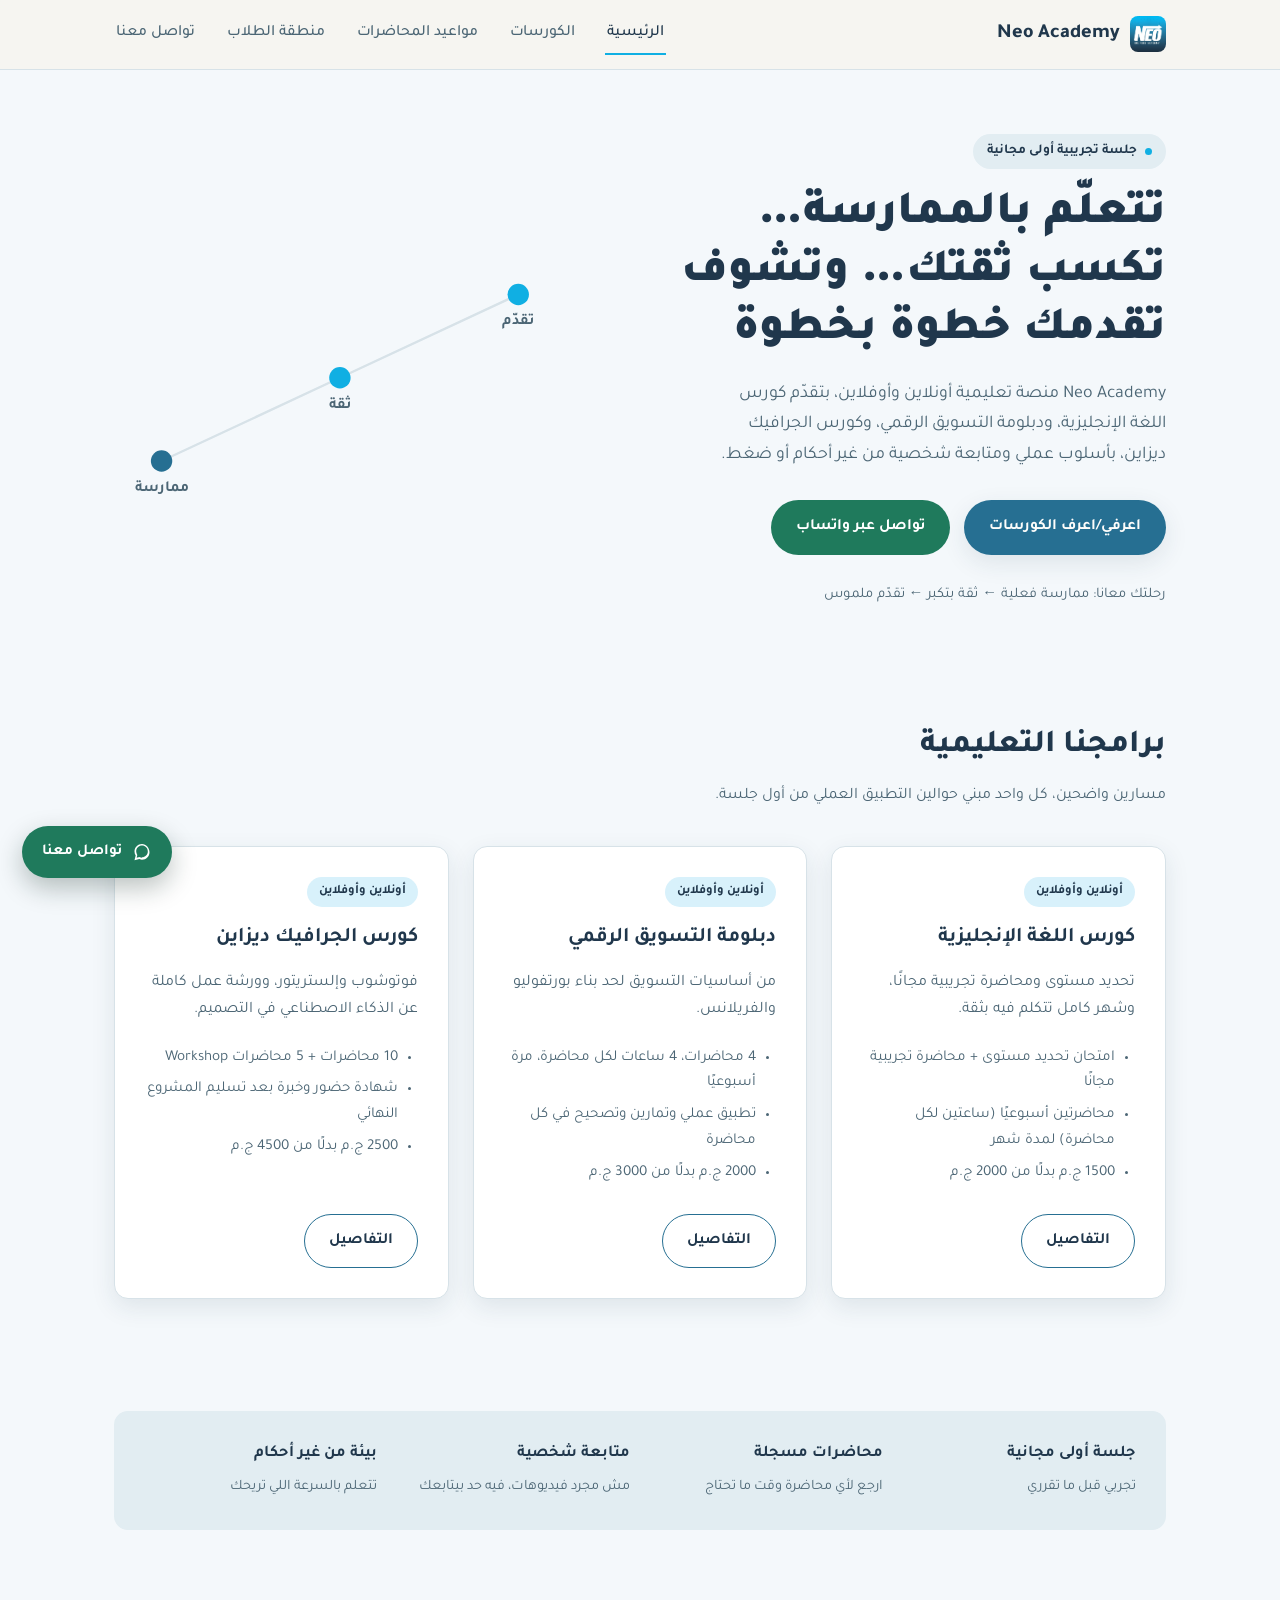
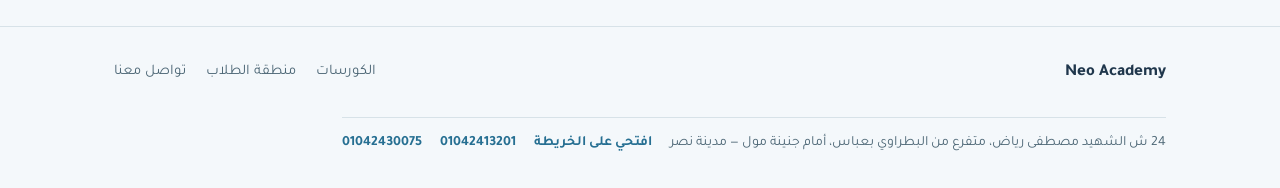
<file: index.html>
<!DOCTYPE html>
<html lang="ar" dir="rtl">
<head>
<meta charset="UTF-8">
<meta name="viewport" content="width=device-width, initial-scale=1.0">
<title>Neo Academy | تعلّم بالممارسة، ابنِ ثقتك</title>
<meta name="description" content="Neo Academy: برنامج تعلم اللغة الإنجليزية وبرنامج الجرافيك ديزاين، أونلاين وأوفلاين. جلسة أولى مجانية، ومتابعة شخصية.">
<link rel="preconnect" href="https://fonts.googleapis.com">
<link rel="preconnect" href="https://fonts.gstatic.com" crossorigin>
<link href="https://fonts.googleapis.com/css2?family=Tajawal:wght@400;500;700;800;900&display=swap" rel="stylesheet">
<link rel="stylesheet" href="styles.css">
</head>
<body>

<header class="site-header">
  <div class="container">
    <a href="index.html" class="brand" aria-label="الرئيسية - Neo Academy">
      <img src="assets/neo-logo.jpg" alt="شعار Neo Academy" class="brand-mark">
      Neo Academy
    </a>
    <nav class="main-nav">
      <a href="index.html" aria-current="page">الرئيسية</a>
      <a href="courses.html">الكورسات</a>
      <a href="calendar.html">مواعيد المحاضرات</a>
      <a href="student-area.html">منطقة الطلاب</a>
      <a href="contact.html">تواصل معنا</a>
    </nav>
  </div>
</header>

<main>
  <section class="hero">
    <div class="container hero-grid">
      <div>
        <span class="eyebrow"><span class="dot"></span> جلسة تجريبية أولى مجانية</span>
        <h1>تتعلّم بالممارسة… تكسب ثقتك… وتشوف تقدمك خطوة بخطوة</h1>
        <p class="lede">Neo Academy منصة تعليمية أونلاين وأوفلاين، بتقدّم كورس اللغة الإنجليزية، ودبلومة التسويق الرقمي، وكورس الجرافيك ديزاين، بأسلوب عملي ومتابعة شخصية من غير أحكام أو ضغط.</p>
        <div class="hero-actions">
          <a href="courses.html" class="btn btn-primary">اعرفي/اعرف الكورسات</a>
          <a href="https://wa.me/201042413201?text=عايز%20أعرف%20أكتر%20عن%20كورسات%20Neo%20Academy" class="btn btn-whatsapp" target="_blank" rel="noopener">
            تواصل عبر واتساب
          </a>
        </div>
        <p class="hero-steps-caption">رحلتك معانا: ممارسة فعلية ← ثقة بتكبر ← تقدّم ملموس</p>
      </div>
      <div>
        <svg class="step-line" viewBox="0 0 380 220" xmlns="http://www.w3.org/2000/svg" role="img" aria-label="رحلة التعلم: ممارسة، ثقة، تقدم">
          <path class="step-path" d="M40 180 L190 110 L340 40"/>
          <circle class="step-dot is-first" cx="40" cy="180" r="9"/>
          <circle class="step-dot" cx="190" cy="110" r="9"/>
          <circle class="step-dot" cx="340" cy="40" r="9"/>
          <text class="step-label" x="40" y="205" text-anchor="middle">ممارسة</text>
          <text class="step-label" x="190" y="135" text-anchor="middle">ثقة</text>
          <text class="step-label" x="340" y="65" text-anchor="middle">تقدّم</text>
        </svg>
      </div>
    </div>
  </section>

  <section>
    <div class="container">
      <div class="section-head">
        <h2>برامجنا التعليمية</h2>
        <p>مسارين واضحين، كل واحد مبني حوالين التطبيق العملي من أول جلسة.</p>
      </div>
      <div class="programs-grid">
        <article class="program-card">
          <span class="tag">أونلاين وأوفلاين</span>
          <h3>كورس اللغة الإنجليزية</h3>
          <p>تحديد مستوى ومحاضرة تجريبية مجانًا، وشهر كامل تتكلم فيه بثقة.</p>
          <ul>
            <li>امتحان تحديد مستوى + محاضرة تجريبية مجانًا</li>
            <li>محاضرتين أسبوعيًا (ساعتين لكل محاضرة) لمدة شهر</li>
            <li>1500 ج.م بدلًا من 2000 ج.م</li>
          </ul>
          <div class="card-actions">
            <a href="courses.html#english" class="btn btn-outline">التفاصيل</a>
          </div>
        </article>
        <article class="program-card">
          <span class="tag">أونلاين وأوفلاين</span>
          <h3>دبلومة التسويق الرقمي</h3>
          <p>من أساسيات التسويق لحد بناء بورتفوليو والفريلانس.</p>
          <ul>
            <li>4 محاضرات، 4 ساعات لكل محاضرة، مرة أسبوعيًا</li>
            <li>تطبيق عملي وتمارين وتصحيح في كل محاضرة</li>
            <li>2000 ج.م بدلًا من 3000 ج.م</li>
          </ul>
          <div class="card-actions">
            <a href="courses.html#marketing" class="btn btn-outline">التفاصيل</a>
          </div>
        </article>
        <article class="program-card">
          <span class="tag">أونلاين وأوفلاين</span>
          <h3>كورس الجرافيك ديزاين</h3>
          <p>فوتوشوب وإلستريتور، وورشة عمل كاملة عن الذكاء الاصطناعي في التصميم.</p>
          <ul>
            <li>10 محاضرات + 5 محاضرات Workshop</li>
            <li>شهادة حضور وخبرة بعد تسليم المشروع النهائي</li>
            <li>2500 ج.م بدلًا من 4500 ج.م</li>
          </ul>
          <div class="card-actions">
            <a href="courses.html#design" class="btn btn-outline">التفاصيل</a>
          </div>
        </article>
      </div>
    </div>
  </section>

  <section>
    <div class="container">
      <div class="trust-strip">
        <div class="trust-item">
          <strong>جلسة أولى مجانية</strong>
          <span>تجربي قبل ما تقرري</span>
        </div>
        <div class="trust-item">
          <strong>محاضرات مسجلة</strong>
          <span>ارجع لأي محاضرة وقت ما تحتاج</span>
        </div>
        <div class="trust-item">
          <strong>متابعة شخصية</strong>
          <span>مش مجرد فيديوهات، فيه حد بيتابعك</span>
        </div>
        <div class="trust-item">
          <strong>بيئة من غير أحكام</strong>
          <span>تتعلم بالسرعة اللي تريحك</span>
        </div>
      </div>
    </div>
  </section>
</main>

<footer class="site-footer">
  <div class="container footer-grid">
    <span class="brand">Neo Academy</span>
    <div class="footer-links">
      <a href="courses.html">الكورسات</a>
      <a href="student-area.html">منطقة الطلاب</a>
      <a href="contact.html">تواصل معنا</a>
    </div>
    <div class="footer-meta">
      <span>24 ش الشهيد مصطفى رياض، متفرع من البطراوي بعباس، أمام جنينة مول — مدينة نصر</span>
      <a href="https://maps.app.goo.gl/xhikviryJgcuJ6JB6" target="_blank" rel="noopener">افتحي على الخريطة</a>
      <a href="https://wa.me/201042413201" target="_blank" rel="noopener">01042413201</a>
      <a href="https://wa.me/201042430075" target="_blank" rel="noopener">01042430075</a>
    </div>
  </div>
</footer>

<a href="https://wa.me/201042413201" class="wa-float" target="_blank" rel="noopener" aria-label="تواصل معنا فورًا على واتساب">
  <svg viewBox="0 0 32 32" fill="currentColor" xmlns="http://www.w3.org/2000/svg" aria-hidden="true">
    <path d="M16 3C9.4 3 4 8.4 4 15c0 2.4.7 4.6 1.9 6.5L4 29l7.7-1.8C13.4 28 14.7 28.3 16 28.3c6.6 0 12-5.4 12-12S22.6 3 16 3zm0 22c-1.2 0-2.4-.2-3.5-.7l-.5-.2-4.6 1.1 1.1-4.5-.3-.5C7.4 18.1 6.7 16.6 6.7 15c0-5.1 4.2-9.3 9.3-9.3s9.3 4.2 9.3 9.3-4.2 9.3-9.3 9.3z"/>
  </svg>
  تواصل معنا
</a>

</body>
</html>
</file>
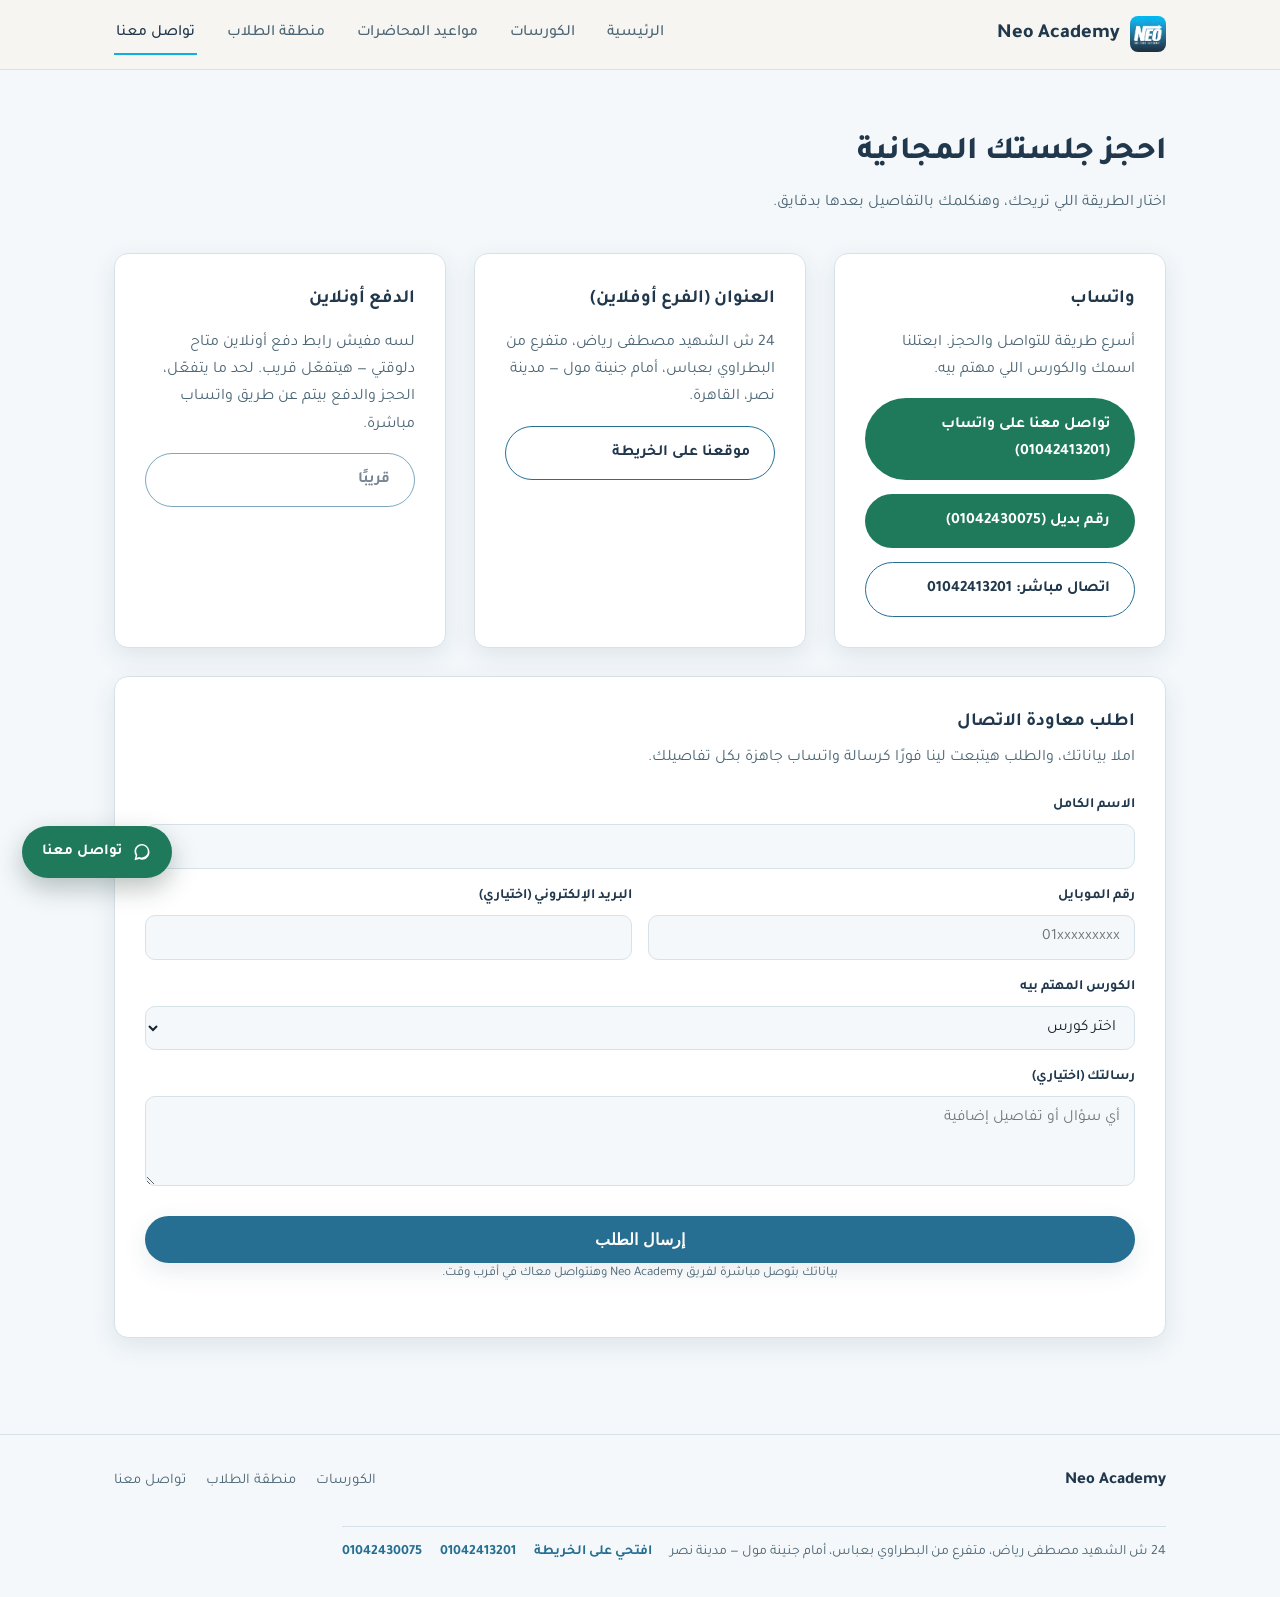
<file: contact.html>
<!DOCTYPE html>
<html lang="ar" dir="rtl">
<head>
<meta charset="UTF-8">
<meta name="viewport" content="width=device-width, initial-scale=1.0">
<title>تواصل معنا | Neo Academy</title>
<link rel="preconnect" href="https://fonts.googleapis.com">
<link rel="preconnect" href="https://fonts.gstatic.com" crossorigin>
<link href="https://fonts.googleapis.com/css2?family=Tajawal:wght@400;500;700;800;900&display=swap" rel="stylesheet">
<link rel="stylesheet" href="styles.css">
</head>
<body>

<header class="site-header">
  <div class="container">
    <a href="index.html" class="brand" aria-label="الرئيسية - Neo Academy">
      <img src="assets/neo-logo.jpg" alt="شعار Neo Academy" class="brand-mark">
      Neo Academy
    </a>
    <nav class="main-nav">
      <a href="index.html">الرئيسية</a>
      <a href="courses.html">الكورسات</a>
      <a href="calendar.html">مواعيد المحاضرات</a>
      <a href="student-area.html">منطقة الطلاب</a>
      <a href="contact.html" aria-current="page">تواصل معنا</a>
    </nav>
  </div>
</header>

<main>
  <section>
    <div class="container">
      <div class="section-head">
        <h2>احجز جلستك المجانية</h2>
        <p>اختار الطريقة اللي تريحك، وهنكلمك بالتفاصيل بعدها بدقايق.</p>
      </div>

      <div class="contact-grid">
        <div class="contact-card">
          <h3>واتساب</h3>
          <p>أسرع طريقة للتواصل والحجز. ابعتلنا اسمك والكورس اللي مهتم بيه.</p>
          <a href="https://wa.me/201042413201?text=عايز%20أحجز%20الجلسة%20المجانية%20في%20Neo%20Academy" class="btn btn-whatsapp" target="_blank" rel="noopener" aria-label="تواصل معنا على واتساب، الرقم الأساسي 01042413201">
            تواصل معنا على واتساب (01042413201)
          </a>
          <a href="https://wa.me/201042430075?text=عايز%20أحجز%20الجلسة%20المجانية%20في%20Neo%20Academy" class="btn btn-whatsapp" target="_blank" rel="noopener" aria-label="رقم واتساب بديل 01042430075">
            رقم بديل (01042430075)
          </a>
          <a href="tel:+201042413201" class="btn btn-outline" aria-label="اتصل مباشرة بالرقم 01042413201">
            اتصال مباشر: 01042413201
          </a>
        </div>

        <div class="contact-card">
          <h3>العنوان (الفرع أوفلاين)</h3>
          <p>24 ش الشهيد مصطفى رياض، متفرع من البطراوي بعباس، أمام جنينة مول — مدينة نصر، القاهرة.</p>
          <a href="https://maps.app.goo.gl/xhikviryJgcuJ6JB6" class="btn btn-outline" target="_blank" rel="noopener" aria-label="افتحي موقع الأكاديمية على خرائط جوجل">
            موقعنا على الخريطة
          </a>
        </div>

        <div class="contact-card">
          <h3>الدفع أونلاين</h3>
          <p>لسه مفيش رابط دفع أونلاين متاح دلوقتي — هيتفعّل قريب. لحد ما يتفعّل، الحجز والدفع بيتم عن طريق واتساب مباشرة.</p>
          <span class="btn btn-outline" style="pointer-events: none; opacity: .6;">قريبًا</span>
        </div>
      </div>

      <form id="lead-form" class="lead-form-card" novalidate>
        <h3>اطلب معاودة الاتصال</h3>
        <p>املا بياناتك، والطلب هيتبعت لينا فورًا كرسالة واتساب جاهزة بكل تفاصيلك.</p>
        <div class="lead-form-grid">
          <div class="field field-full">
            <label for="lead-name">الاسم الكامل</label>
            <input type="text" id="lead-name" name="name" required autocomplete="name">
          </div>
          <div class="field">
            <label for="lead-phone">رقم الموبايل</label>
            <input type="tel" id="lead-phone" name="phone" required autocomplete="tel" placeholder="01xxxxxxxxx">
          </div>
          <div class="field">
            <label for="lead-email">البريد الإلكتروني (اختياري)</label>
            <input type="email" id="lead-email" name="email" autocomplete="email">
          </div>
          <div class="field field-full">
            <label for="lead-course">الكورس المهتم بيه</label>
            <select id="lead-course" name="course" required>
              <option value="" disabled selected>اختر كورس</option>
              <option value="كورس اللغة الإنجليزية">كورس اللغة الإنجليزية</option>
              <option value="دبلومة التسويق الرقمي">دبلومة التسويق الرقمي</option>
              <option value="كورس الجرافيك ديزاين">كورس الجرافيك ديزاين</option>
              <option value="مش متأكد/ة">مش متأكد/ة</option>
            </select>
          </div>
          <div class="field field-full">
            <label for="lead-message">رسالتك (اختياري)</label>
            <textarea id="lead-message" name="message" placeholder="أي سؤال أو تفاصيل إضافية"></textarea>
          </div>
        </div>
        <button type="submit" class="btn btn-primary">إرسال الطلب</button>
        <p class="form-note">بياناتك بتوصل مباشرة لفريق Neo Academy وهنتواصل معاك في أقرب وقت.</p>
      </form>
    </div>
  </section>
</main>

<footer class="site-footer">
  <div class="container footer-grid">
    <span class="brand">Neo Academy</span>
    <div class="footer-links">
      <a href="courses.html">الكورسات</a>
      <a href="student-area.html">منطقة الطلاب</a>
      <a href="contact.html">تواصل معنا</a>
    </div>
    <div class="footer-meta">
      <span>24 ش الشهيد مصطفى رياض، متفرع من البطراوي بعباس، أمام جنينة مول — مدينة نصر</span>
      <a href="https://maps.app.goo.gl/xhikviryJgcuJ6JB6" target="_blank" rel="noopener">افتحي على الخريطة</a>
      <a href="https://wa.me/201042413201" target="_blank" rel="noopener">01042413201</a>
      <a href="https://wa.me/201042430075" target="_blank" rel="noopener">01042430075</a>
    </div>
  </div>
</footer>

<a href="https://wa.me/201042413201" class="wa-float" target="_blank" rel="noopener" aria-label="تواصل معنا فورًا على واتساب">
  <svg viewBox="0 0 32 32" fill="currentColor" xmlns="http://www.w3.org/2000/svg" aria-hidden="true">
    <path d="M16 3C9.4 3 4 8.4 4 15c0 2.4.7 4.6 1.9 6.5L4 29l7.7-1.8C13.4 28 14.7 28.3 16 28.3c6.6 0 12-5.4 12-12S22.6 3 16 3zm0 22c-1.2 0-2.4-.2-3.5-.7l-.5-.2-4.6 1.1 1.1-4.5-.3-.5C7.4 18.1 6.7 16.6 6.7 15c0-5.1 4.2-9.3 9.3-9.3s9.3 4.2 9.3 9.3-4.2 9.3-9.3 9.3z"/>
  </svg>
  تواصل معنا
</a>

<script src="script.js"></script>
</body>
</html>
</file>
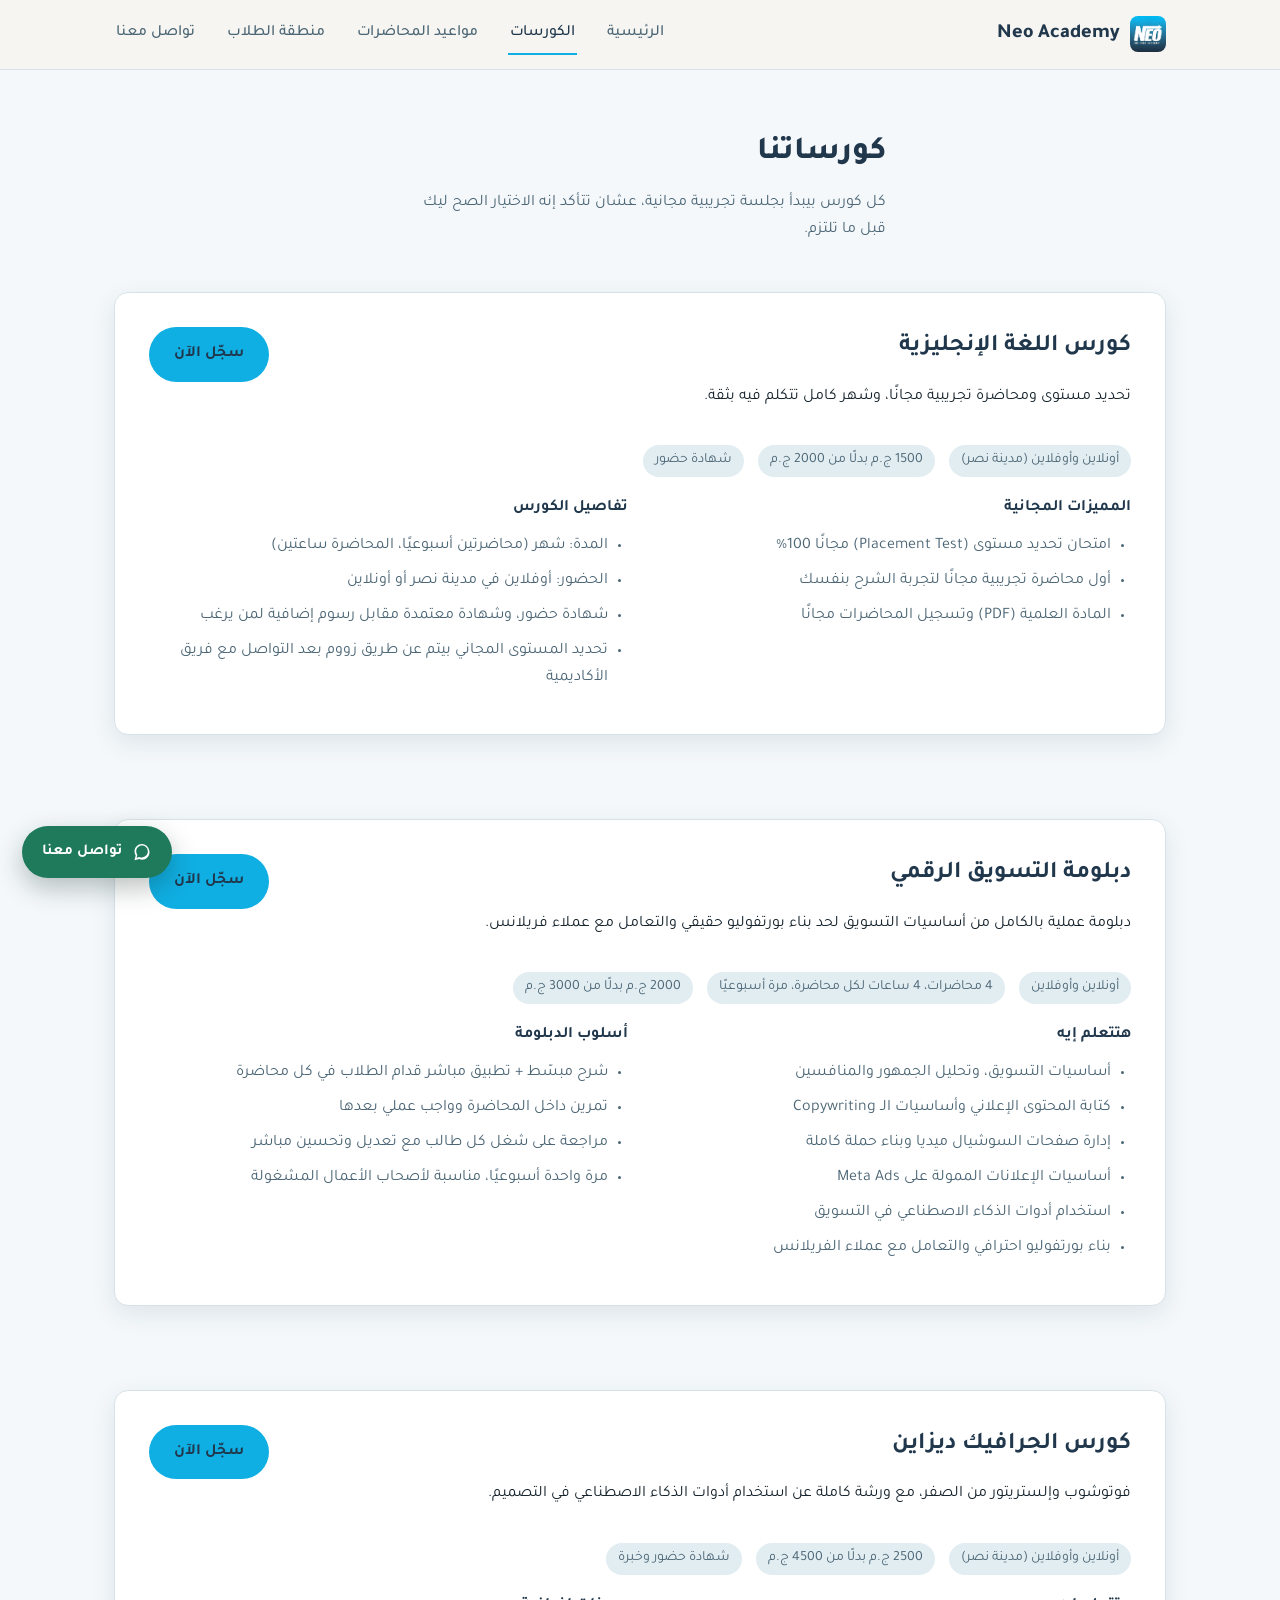
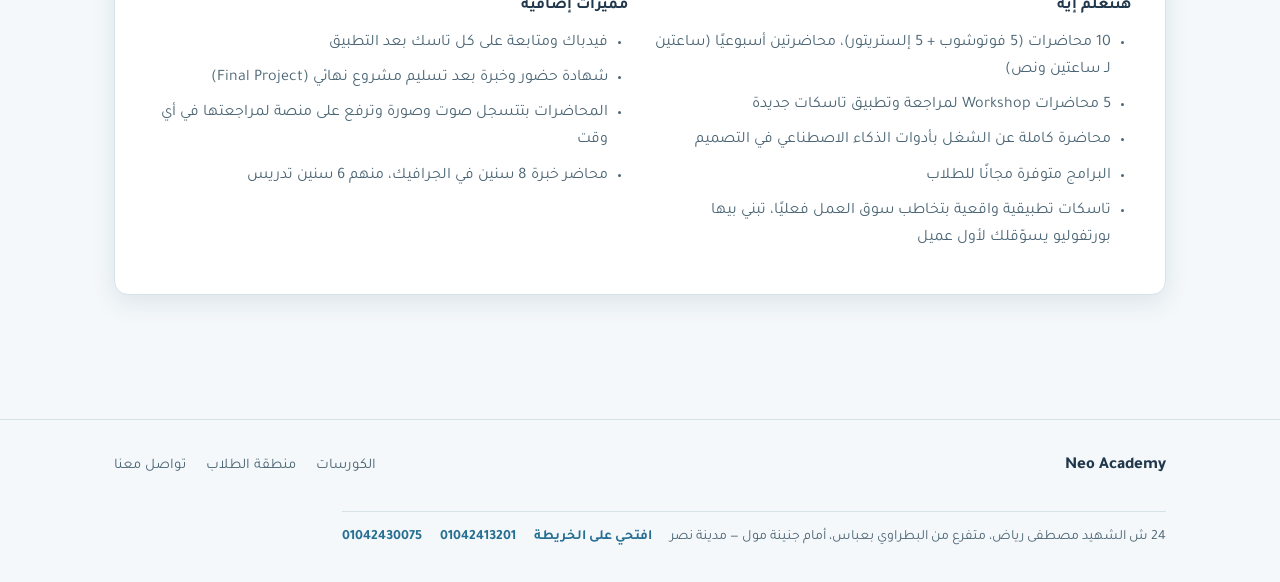
<file: courses.html>
<!DOCTYPE html>
<html lang="ar" dir="rtl">
<head>
<meta charset="UTF-8">
<meta name="viewport" content="width=device-width, initial-scale=1.0">
<title>الكورسات | Neo Academy</title>
<link rel="preconnect" href="https://fonts.googleapis.com">
<link rel="preconnect" href="https://fonts.gstatic.com" crossorigin>
<link href="https://fonts.googleapis.com/css2?family=Tajawal:wght@400;500;700;800;900&display=swap" rel="stylesheet">
<link rel="stylesheet" href="styles.css">
</head>
<body>

<header class="site-header">
  <div class="container">
    <a href="index.html" class="brand" aria-label="الرئيسية - Neo Academy">
      <img src="assets/neo-logo.jpg" alt="شعار Neo Academy" class="brand-mark">
      Neo Academy
    </a>
    <nav class="main-nav">
      <a href="index.html">الرئيسية</a>
      <a href="courses.html" aria-current="page">الكورسات</a>
      <a href="calendar.html">مواعيد المحاضرات</a>
      <a href="student-area.html">منطقة الطلاب</a>
      <a href="contact.html">تواصل معنا</a>
    </nav>
  </div>
</header>

<main>
  <section style="padding-bottom: 0;">
    <div class="container section-head">
      <h2>كورساتنا</h2>
      <p>كل كورس بيبدأ بجلسة تجريبية مجانية، عشان تتأكد إنه الاختيار الصح ليك قبل ما تلتزم.</p>
    </div>
  </section>

  <section id="english" style="padding-top: 12px;">
    <div class="container">
      <article class="course-detail">
        <div class="course-detail-head">
          <div>
            <h3>كورس اللغة الإنجليزية</h3>
            <p>تحديد مستوى ومحاضرة تجريبية مجانًا، وشهر كامل تتكلم فيه بثقة.</p>
          </div>
          <a href="https://forms.gle/Epmxkrij23Ncncvu6" class="btn btn-gold" target="_blank" rel="noopener">سجّل الآن</a>
        </div>
        <div class="course-meta">
          <span>أونلاين وأوفلاين (مدينة نصر)</span>
          <span>1500 ج.م بدلًا من 2000 ج.م</span>
          <span>شهادة حضور</span>
        </div>
        <div class="course-columns">
          <div>
            <h4>المميزات المجانية</h4>
            <ul>
              <li>امتحان تحديد مستوى (Placement Test) مجانًا 100%</li>
              <li>أول محاضرة تجريبية مجانًا لتجربة الشرح بنفسك</li>
              <li>المادة العلمية (PDF) وتسجيل المحاضرات مجانًا</li>
            </ul>
          </div>
          <div>
            <h4>تفاصيل الكورس</h4>
            <ul>
              <li>المدة: شهر (محاضرتين أسبوعيًا، المحاضرة ساعتين)</li>
              <li>الحضور: أوفلاين في مدينة نصر أو أونلاين</li>
              <li>شهادة حضور، وشهادة معتمدة مقابل رسوم إضافية لمن يرغب</li>
              <li>تحديد المستوى المجاني بيتم عن طريق زووم بعد التواصل مع فريق الأكاديمية</li>
            </ul>
          </div>
        </div>
      </article>
    </div>
  </section>

  <section id="marketing" style="padding-top: 0;">
    <div class="container">
      <article class="course-detail">
        <div class="course-detail-head">
          <div>
            <h3>دبلومة التسويق الرقمي</h3>
            <p>دبلومة عملية بالكامل من أساسيات التسويق لحد بناء بورتفوليو حقيقي والتعامل مع عملاء فريلانس.</p>
          </div>
          <a href="https://docs.google.com/forms/d/e/1FAIpQLSeLXjWSKbjFeuMsmFysynNnM4bAlTNQBF4n0jaPFCde5mF3sA/viewform" class="btn btn-gold" target="_blank" rel="noopener">سجّل الآن</a>
        </div>
        <div class="course-meta">
          <span>أونلاين وأوفلاين</span>
          <span>4 محاضرات، 4 ساعات لكل محاضرة، مرة أسبوعيًا</span>
          <span>2000 ج.م بدلًا من 3000 ج.م</span>
        </div>
        <div class="course-columns">
          <div>
            <h4>هتتعلم إيه</h4>
            <ul>
              <li>أساسيات التسويق، وتحليل الجمهور والمنافسين</li>
              <li>كتابة المحتوى الإعلاني وأساسيات الـ Copywriting</li>
              <li>إدارة صفحات السوشيال ميديا وبناء حملة كاملة</li>
              <li>أساسيات الإعلانات الممولة على Meta Ads</li>
              <li>استخدام أدوات الذكاء الاصطناعي في التسويق</li>
              <li>بناء بورتفوليو احترافي والتعامل مع عملاء الفريلانس</li>
            </ul>
          </div>
          <div>
            <h4>أسلوب الدبلومة</h4>
            <ul>
              <li>شرح مبسّط + تطبيق مباشر قدام الطلاب في كل محاضرة</li>
              <li>تمرين داخل المحاضرة وواجب عملي بعدها</li>
              <li>مراجعة على شغل كل طالب مع تعديل وتحسين مباشر</li>
              <li>مرة واحدة أسبوعيًا، مناسبة لأصحاب الأعمال المشغولة</li>
            </ul>
          </div>
        </div>
      </article>
    </div>
  </section>

  <section id="design" style="padding-top: 0;">
    <div class="container">
      <article class="course-detail">
        <div class="course-detail-head">
          <div>
            <h3>كورس الجرافيك ديزاين</h3>
            <p>فوتوشوب وإلستريتور من الصفر، مع ورشة كاملة عن استخدام أدوات الذكاء الاصطناعي في التصميم.</p>
          </div>
          <a href="https://forms.gle/eko8oBkSSpMkAYqB7" class="btn btn-gold" target="_blank" rel="noopener">سجّل الآن</a>
        </div>
        <div class="course-meta">
          <span>أونلاين وأوفلاين (مدينة نصر)</span>
          <span>2500 ج.م بدلًا من 4500 ج.م</span>
          <span>شهادة حضور وخبرة</span>
        </div>
        <div class="course-columns">
          <div>
            <h4>هتتعلم إيه</h4>
            <ul>
              <li>10 محاضرات (5 فوتوشوب + 5 إلستريتور)، محاضرتين أسبوعيًا (ساعتين لـ ساعتين ونص)</li>
              <li>5 محاضرات Workshop لمراجعة وتطبيق تاسكات جديدة</li>
              <li>محاضرة كاملة عن الشغل بأدوات الذكاء الاصطناعي في التصميم</li>
              <li>البرامج متوفرة مجانًا للطلاب</li>
              <li>تاسكات تطبيقية واقعية بتخاطب سوق العمل فعليًا، تبني بيها بورتفوليو يسوّقلك لأول عميل</li>
            </ul>
          </div>
          <div>
            <h4>مميزات إضافية</h4>
            <ul>
              <li>فيدباك ومتابعة على كل تاسك بعد التطبيق</li>
              <li>شهادة حضور وخبرة بعد تسليم مشروع نهائي (Final Project)</li>
              <li>المحاضرات بتتسجل صوت وصورة وترفع على منصة لمراجعتها في أي وقت</li>
              <li>محاضر خبرة 8 سنين في الجرافيك، منهم 6 سنين تدريس</li>
            </ul>
          </div>
        </div>
      </article>
    </div>
  </section>
</main>

<footer class="site-footer">
  <div class="container footer-grid">
    <span class="brand">Neo Academy</span>
    <div class="footer-links">
      <a href="courses.html">الكورسات</a>
      <a href="student-area.html">منطقة الطلاب</a>
      <a href="contact.html">تواصل معنا</a>
    </div>
    <div class="footer-meta">
      <span>24 ش الشهيد مصطفى رياض، متفرع من البطراوي بعباس، أمام جنينة مول — مدينة نصر</span>
      <a href="https://maps.app.goo.gl/xhikviryJgcuJ6JB6" target="_blank" rel="noopener">افتحي على الخريطة</a>
      <a href="https://wa.me/201042413201" target="_blank" rel="noopener">01042413201</a>
      <a href="https://wa.me/201042430075" target="_blank" rel="noopener">01042430075</a>
    </div>
  </div>
</footer>

<a href="https://wa.me/201042413201" class="wa-float" target="_blank" rel="noopener" aria-label="تواصل معنا فورًا على واتساب">
  <svg viewBox="0 0 32 32" fill="currentColor" xmlns="http://www.w3.org/2000/svg" aria-hidden="true">
    <path d="M16 3C9.4 3 4 8.4 4 15c0 2.4.7 4.6 1.9 6.5L4 29l7.7-1.8C13.4 28 14.7 28.3 16 28.3c6.6 0 12-5.4 12-12S22.6 3 16 3zm0 22c-1.2 0-2.4-.2-3.5-.7l-.5-.2-4.6 1.1 1.1-4.5-.3-.5C7.4 18.1 6.7 16.6 6.7 15c0-5.1 4.2-9.3 9.3-9.3s9.3 4.2 9.3 9.3-4.2 9.3-9.3 9.3z"/>
  </svg>
  تواصل معنا
</a>

</body>
</html>
</file>
<file: styles.css>
/* ============================================
   Neo Academy — Design Tokens
   Palette pulled directly from the Neo Academy logo:
   deep navy to bright cyan-blue gradient, on white.
   Signature motif: the ascending "practice → confidence →
   progress" step-line, used as a recurring graphic across the site.
   ============================================ */
:root {
  --bg: #f4f8fb;
  --bg-raised: #ffffff;
  --ink: #16232c;
  --ink-soft: #4c6675;
  --primary: #266f92;
  --primary-deep: #20374c;
  --primary-hover: #224f67;
  --primary-tint: #e2edf2;
  --accent: #10afe3;
  --accent-hover: #0e94c1;
  --accent-soft: #d8f1fb;
  --line: #d7e2e8;
  --danger: #a94438;
  --radius: 14px;
  --shadow: 0 8px 24px rgba(32, 55, 76, 0.1);
  --font-display: "Tajawal", "Segoe UI", Tahoma, sans-serif;
  --font-body: "Tajawal", "Segoe UI", Tahoma, sans-serif;
}

* { box-sizing: border-box; }

html { scroll-behavior: smooth; }

body {
  margin: 0;
  background: var(--bg);
  color: var(--ink);
  font-family: var(--font-body);
  line-height: 1.7;
  direction: rtl;
  text-align: right;
  -webkit-font-smoothing: antialiased;
}

img, svg { max-width: 100%; display: block; }

a { color: inherit; text-decoration: none; }

.container {
  max-width: 1100px;
  margin: 0 auto;
  padding: 0 24px;
}

/* ---------- Header ---------- */
.site-header {
  position: sticky;
  top: 0;
  z-index: 50;
  background: rgba(246, 245, 240, 0.92);
  backdrop-filter: blur(6px);
  border-bottom: 1px solid var(--line);
}

.site-header .container {
  display: flex;
  align-items: center;
  justify-content: space-between;
  padding-top: 14px;
  padding-bottom: 14px;
}

.brand {
  display: flex;
  align-items: center;
  gap: 10px;
  font-family: var(--font-display);
  font-weight: 800;
  font-size: 1.25rem;
  color: var(--primary-deep);
}

.brand-mark {
  width: 36px;
  height: 36px;
  flex-shrink: 0;
  border-radius: 8px;
  object-fit: cover;
}

.main-nav {
  display: flex;
  gap: 28px;
  font-weight: 500;
  font-size: 0.98rem;
}

.main-nav a {
  color: var(--ink-soft);
  padding: 6px 2px;
  border-bottom: 2px solid transparent;
  transition: color 0.15s ease, border-color 0.15s ease;
}

.main-nav a:hover,
.main-nav a[aria-current="page"] {
  color: var(--primary-deep);
  border-color: var(--accent);
}

.nav-toggle {
  display: none;
}

/* ---------- Buttons ---------- */
.btn {
  display: inline-flex;
  align-items: center;
  gap: 8px;
  padding: 13px 24px;
  border-radius: 999px;
  font-weight: 700;
  font-size: 0.98rem;
  border: 1px solid transparent;
  cursor: pointer;
  transition: transform 0.15s ease, box-shadow 0.15s ease, background 0.15s ease;
}

.btn:active { transform: translateY(1px); }

.btn-primary {
  background: var(--primary);
  color: #fdfdfb;
  box-shadow: var(--shadow);
}
.btn-primary:hover { background: var(--primary-hover); }

.btn-gold {
  background: var(--accent);
  color: var(--primary-deep);
}
.btn-gold:hover { background: var(--accent-hover); }

.btn-outline {
  background: transparent;
  border-color: var(--primary);
  color: var(--primary-deep);
}
.btn-outline:hover { background: var(--primary-tint); }

.btn-whatsapp {
  background: #1f7a5c;
  color: #fff;
}
.btn-whatsapp:hover { background: #17604a; }

/* ---------- Hero ---------- */
.hero {
  padding: 64px 0 40px;
}

.hero-grid {
  display: grid;
  grid-template-columns: 1.1fr 0.9fr;
  gap: 48px;
  align-items: center;
}

.eyebrow {
  display: inline-flex;
  align-items: center;
  gap: 8px;
  font-size: 0.85rem;
  font-weight: 700;
  color: var(--primary-deep);
  background: var(--primary-tint);
  padding: 6px 14px;
  border-radius: 999px;
  margin-bottom: 18px;
}

.eyebrow .dot {
  width: 7px; height: 7px; border-radius: 50%;
  background: var(--accent);
}

h1 {
  font-family: var(--font-display);
  font-weight: 900;
  font-size: clamp(2rem, 4vw, 2.9rem);
  line-height: 1.25;
  margin: 0 0 18px;
  color: var(--primary-deep);
}

.lede {
  font-size: 1.12rem;
  color: var(--ink-soft);
  max-width: 46ch;
  margin-bottom: 30px;
}

.hero-actions {
  display: flex;
  gap: 14px;
  flex-wrap: wrap;
  margin-bottom: 28px;
}

.hero-steps-caption {
  font-size: 0.92rem;
  color: var(--ink-soft);
  display: flex;
  align-items: center;
  gap: 10px;
}

/* ---------- Signature step-line motif ---------- */
.step-line {
  width: 100%;
  height: auto;
}

.step-line .step-dot { fill: var(--accent); }
.step-line .step-dot.is-first { fill: var(--primary); }
.step-line .step-path { stroke: var(--line); stroke-width: 2; fill: none; }
.step-line .step-label {
  font-family: var(--font-body);
  font-size: 13px;
  fill: var(--ink-soft);
  font-weight: 700;
}

.divider-steps {
  margin: 8px 0 48px;
  opacity: 0.9;
}

/* ---------- Sections ---------- */
section { padding: 56px 0; }

.section-head {
  max-width: 60ch;
  margin-bottom: 36px;
}

.section-head h2 {
  font-family: var(--font-display);
  font-weight: 800;
  font-size: clamp(1.5rem, 2.6vw, 2rem);
  color: var(--primary-deep);
  margin: 0 0 10px;
}

.section-head p {
  color: var(--ink-soft);
  margin: 0;
}

/* ---------- Program cards ---------- */
.programs-grid {
  display: grid;
  grid-template-columns: repeat(auto-fit, minmax(280px, 1fr));
  gap: 24px;
}

.program-card {
  background: var(--bg-raised);
  border: 1px solid var(--line);
  border-radius: var(--radius);
  padding: 30px;
  box-shadow: var(--shadow);
  display: flex;
  flex-direction: column;
  gap: 14px;
}

.program-card .tag {
  align-self: flex-start;
  font-size: 0.8rem;
  font-weight: 700;
  background: var(--accent-soft);
  color: var(--primary-deep);
  padding: 4px 12px;
  border-radius: 999px;
}

.program-card h3 {
  font-family: var(--font-display);
  font-size: 1.3rem;
  margin: 0;
  color: var(--primary-deep);
}

.program-card p { margin: 0; color: var(--ink-soft); }

.program-card ul {
  margin: 6px 0 0;
  padding-inline-start: 20px;
  color: var(--ink-soft);
  font-size: 0.95rem;
}

.program-card ul li { margin-bottom: 6px; }

.program-card .card-actions {
  margin-top: auto;
  display: flex;
  gap: 10px;
  flex-wrap: wrap;
  padding-top: 8px;
}

/* ---------- Trust strip ---------- */
.trust-strip {
  display: grid;
  grid-template-columns: repeat(4, 1fr);
  gap: 20px;
  background: var(--primary-tint);
  border-radius: var(--radius);
  padding: 30px;
}

.trust-item {
  display: flex;
  flex-direction: column;
  gap: 6px;
}

.trust-item strong {
  font-family: var(--font-display);
  color: var(--primary-deep);
  font-size: 1.02rem;
}

.trust-item span {
  color: var(--ink-soft);
  font-size: 0.9rem;
}

/* ---------- Footer ---------- */
.site-footer {
  border-top: 1px solid var(--line);
  padding: 32px 0;
  margin-top: 40px;
}

.footer-meta {
  margin-top: 14px;
  padding-top: 14px;
  border-top: 1px solid var(--line);
  font-size: 0.88rem;
  color: var(--ink-soft);
  display: flex;
  flex-wrap: wrap;
  gap: 6px 18px;
}

.footer-meta a { color: var(--primary); font-weight: 700; }

.footer-grid {
  display: flex;
  justify-content: space-between;
  align-items: center;
  flex-wrap: wrap;
  gap: 16px;
}

.footer-grid .brand { font-size: 1.05rem; }

.footer-links {
  display: flex;
  gap: 20px;
  font-size: 0.92rem;
  color: var(--ink-soft);
}

/* ---------- Floating WhatsApp button ---------- */
.wa-float {
  position: fixed;
  bottom: 22px;
  left: 22px;
  z-index: 60;
  display: flex;
  align-items: center;
  gap: 10px;
  background: #1f7a5c;
  color: #fff;
  padding: 13px 20px;
  border-radius: 999px;
  box-shadow: 0 10px 26px rgba(15, 40, 33, 0.28);
  font-weight: 700;
  font-size: 0.95rem;
}

.wa-float svg { width: 20px; height: 20px; }

/* ---------- Courses page ---------- */
.course-detail {
  background: var(--bg-raised);
  border: 1px solid var(--line);
  border-radius: var(--radius);
  box-shadow: var(--shadow);
  padding: 34px;
  margin-bottom: 28px;
}

.course-detail-head {
  display: flex;
  justify-content: space-between;
  align-items: flex-start;
  gap: 20px;
  flex-wrap: wrap;
  margin-bottom: 18px;
}

.course-detail-head h3 {
  font-family: var(--font-display);
  font-size: 1.5rem;
  color: var(--primary-deep);
  margin: 0 0 6px;
}

.course-meta {
  display: flex;
  gap: 14px;
  flex-wrap: wrap;
  font-size: 0.88rem;
  color: var(--ink-soft);
  margin-bottom: 18px;
}

.course-meta span {
  background: var(--primary-tint);
  padding: 4px 12px;
  border-radius: 999px;
}

.course-columns {
  display: grid;
  grid-template-columns: 1fr 1fr;
  gap: 24px;
}

.course-columns h4 {
  font-family: var(--font-display);
  font-size: 1rem;
  color: var(--primary-deep);
  margin: 0 0 10px;
}

.course-columns ul {
  margin: 0;
  padding-inline-start: 20px;
  color: var(--ink-soft);
}

.course-columns ul li { margin-bottom: 8px; }

/* ---------- Student area ---------- */
.gate-wrap {
  max-width: 420px;
  margin: 60px auto;
  background: var(--bg-raised);
  border: 1px solid var(--line);
  border-radius: var(--radius);
  box-shadow: var(--shadow);
  padding: 36px;
  text-align: center;
}

.gate-wrap h2 {
  font-family: var(--font-display);
  color: var(--primary-deep);
  margin-top: 0;
}

.gate-wrap input {
  width: 100%;
  padding: 13px 16px;
  border-radius: 10px;
  border: 1px solid var(--line);
  font-size: 1rem;
  margin: 16px 0;
  font-family: var(--font-body);
  direction: rtl;
  text-align: right;
}

.gate-wrap .btn { width: 100%; justify-content: center; }

.gate-error {
  color: var(--danger);
  font-size: 0.9rem;
  min-height: 20px;
  margin-top: 6px;
}

.student-content { display: none; }
.student-content.is-visible { display: block; }

.lesson-card {
  background: var(--bg-raised);
  border: 1px solid var(--line);
  border-radius: var(--radius);
  box-shadow: var(--shadow);
  padding: 22px;
  margin-bottom: 22px;
}

.lesson-card h3 {
  font-family: var(--font-display);
  color: var(--primary-deep);
  margin: 0 0 4px;
}

.lesson-card .lesson-note {
  color: var(--ink-soft);
  font-size: 0.9rem;
  margin-bottom: 14px;
}

.video-frame {
  position: relative;
  padding-top: 56.25%;
  border-radius: 10px;
  overflow: hidden;
  background: #0e332c;
}

.video-frame iframe {
  position: absolute;
  inset: 0;
  width: 100%;
  height: 100%;
  border: 0;
}

/* ---------- Lead / Contact form ---------- */
.lead-form-card {
  background: var(--bg-raised);
  border: 1px solid var(--line);
  border-radius: var(--radius);
  box-shadow: var(--shadow);
  padding: 30px;
  margin-top: 28px;
}

.lead-form-card h3 {
  font-family: var(--font-display);
  color: var(--primary-deep);
  margin: 0 0 6px;
}

.lead-form-card > p {
  color: var(--ink-soft);
  margin: 0 0 22px;
}

.lead-form-grid {
  display: grid;
  grid-template-columns: 1fr 1fr;
  gap: 16px;
}

.lead-form-grid .field-full { grid-column: 1 / -1; }

.field label {
  display: block;
  font-size: 0.88rem;
  font-weight: 700;
  color: var(--primary-deep);
  margin-bottom: 6px;
}

.field input,
.field select,
.field textarea {
  width: 100%;
  padding: 12px 14px;
  border-radius: 10px;
  border: 1px solid var(--line);
  font-size: 0.98rem;
  font-family: var(--font-body);
  direction: rtl;
  text-align: right;
  background: var(--bg);
  color: var(--ink);
}

.field textarea { min-height: 90px; resize: vertical; }

.field input:focus,
.field select:focus,
.field textarea:focus {
  outline: 2px solid var(--accent);
  outline-offset: 1px;
}

.lead-form-card .btn { margin-top: 18px; width: 100%; justify-content: center; }

.form-note {
  font-size: 0.82rem;
  color: var(--ink-soft);
  margin-top: 12px;
  text-align: center;
}
.contact-grid {
  display: grid;
  grid-template-columns: repeat(auto-fit, minmax(260px, 1fr));
  gap: 28px;
}

.contact-card {
  background: var(--bg-raised);
  border: 1px solid var(--line);
  border-radius: var(--radius);
  box-shadow: var(--shadow);
  padding: 30px;
  display: flex;
  flex-direction: column;
  gap: 14px;
}

.contact-card h3 {
  font-family: var(--font-display);
  color: var(--primary-deep);
  margin: 0;
}

.contact-card p { color: var(--ink-soft); margin: 0; }

/* ---------- Responsive ---------- */
@media (max-width: 860px) {
  .hero-grid { grid-template-columns: 1fr; }
  .programs-grid { grid-template-columns: 1fr; }
  .trust-strip { grid-template-columns: repeat(2, 1fr); }
  .course-columns { grid-template-columns: 1fr; }
  .contact-grid { grid-template-columns: 1fr; }
  .lead-form-grid { grid-template-columns: 1fr; }
  .main-nav { display: none; }
  .wa-float { bottom: 16px; left: 16px; padding: 11px 16px; font-size: 0.88rem; }
}

.btn-secondary {
  background: transparent;
  border: 1px solid var(--brand-blue, #266F92);
  color: var(--brand-blue, #266F92);
}
.btn-secondary:hover { background: rgba(38, 111, 146, 0.08); }

.course-block { margin-bottom: 36px; }
.course-block h3 { margin-bottom: 16px; }
.lesson-card h4 { margin: 0 0 8px; }

@media (prefers-reduced-motion: reduce) {
  html { scroll-behavior: auto; }
  * { transition: none !important; }
}
</file>
